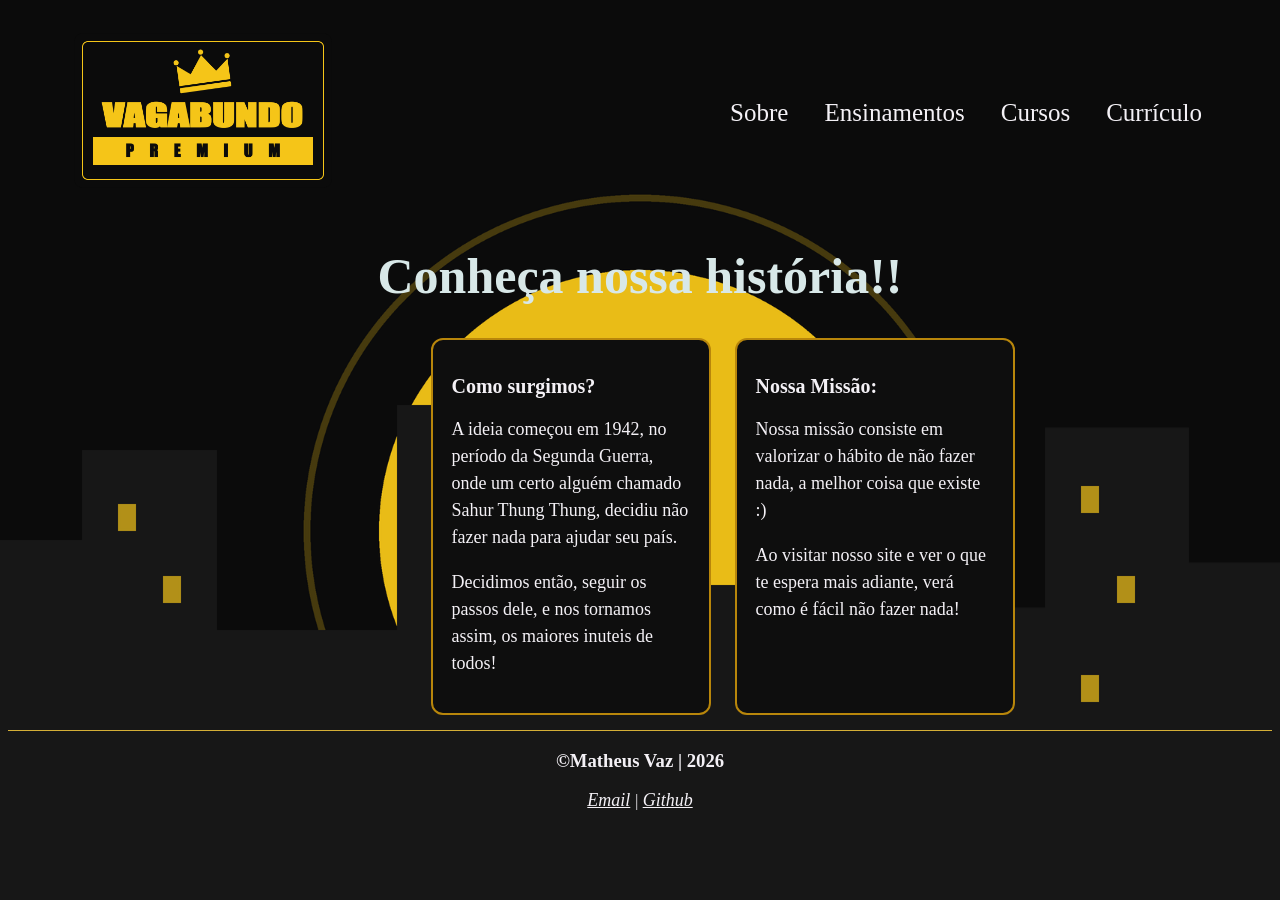
<file: index.html>
<!DOCTYPE html>
<html lang="pt-br">
<head>
    <meta charset="UTF-8">
    <meta name="viewport" content="width=device-width, initial-scale=1.0">
    <title>Vagabundo Premium</title>
    <link rel="stylesheet" href="./style/style.css">
</head>
<body>
   <header class="cabecalho">
    <img class="logo" src="/img/logo_v2.png" alt="logo2">

    <nav class="menu">
        <a class="menu-link" href="index.html">Sobre</a>
        <a class="menu-link" href="/pages/ensinamentos.html">Ensinamentos</a>
        <a class="menu-link" href="/pages/cursos.html">Cursos</a>
        <a class="menu-link" href="/pages/curriculo.html">Currículo</a>
    </nav>
    </header>
    <main>
        <h1 class="titulo">Conheça nossa história!!</h1> 
       <div class="container">
        <div class="cards">
        <article class="card">
            <h2>Como surgimos?</h1>
            <p>A ideia começou em 1942, no período da Segunda Guerra, onde um certo alguém chamado Sahur Thung Thung, decidiu não fazer nada para ajudar seu país.</p>
            <p>Decidimos então, seguir os passos dele, e nos tornamos assim, os maiores inuteis de todos!</p>
        </article>
        <article class="card">
            <h2>Nossa Missão:</h2>
            <p>Nossa missão consiste em valorizar o hábito de não fazer nada, a melhor coisa que existe :)</p>
            <p>Ao visitar nosso site e ver o que te espera mais adiante, verá como é fácil não fazer nada!</p>
        </article>
        </div>
    </div>
    </main>
    <footer class="rodape">
        <h3>&copy;Matheus Vaz | 2026</h3>
       <address>
                <a class="link" href="mailto:matheusmoraes.vaz07@gmail.com">Email</a>
                <span> | </span>
                <a class="link" href="https://github.com/matheus-moraesdev">Github</a>
        </address>
    </footer>
</body>
</html>
</file>
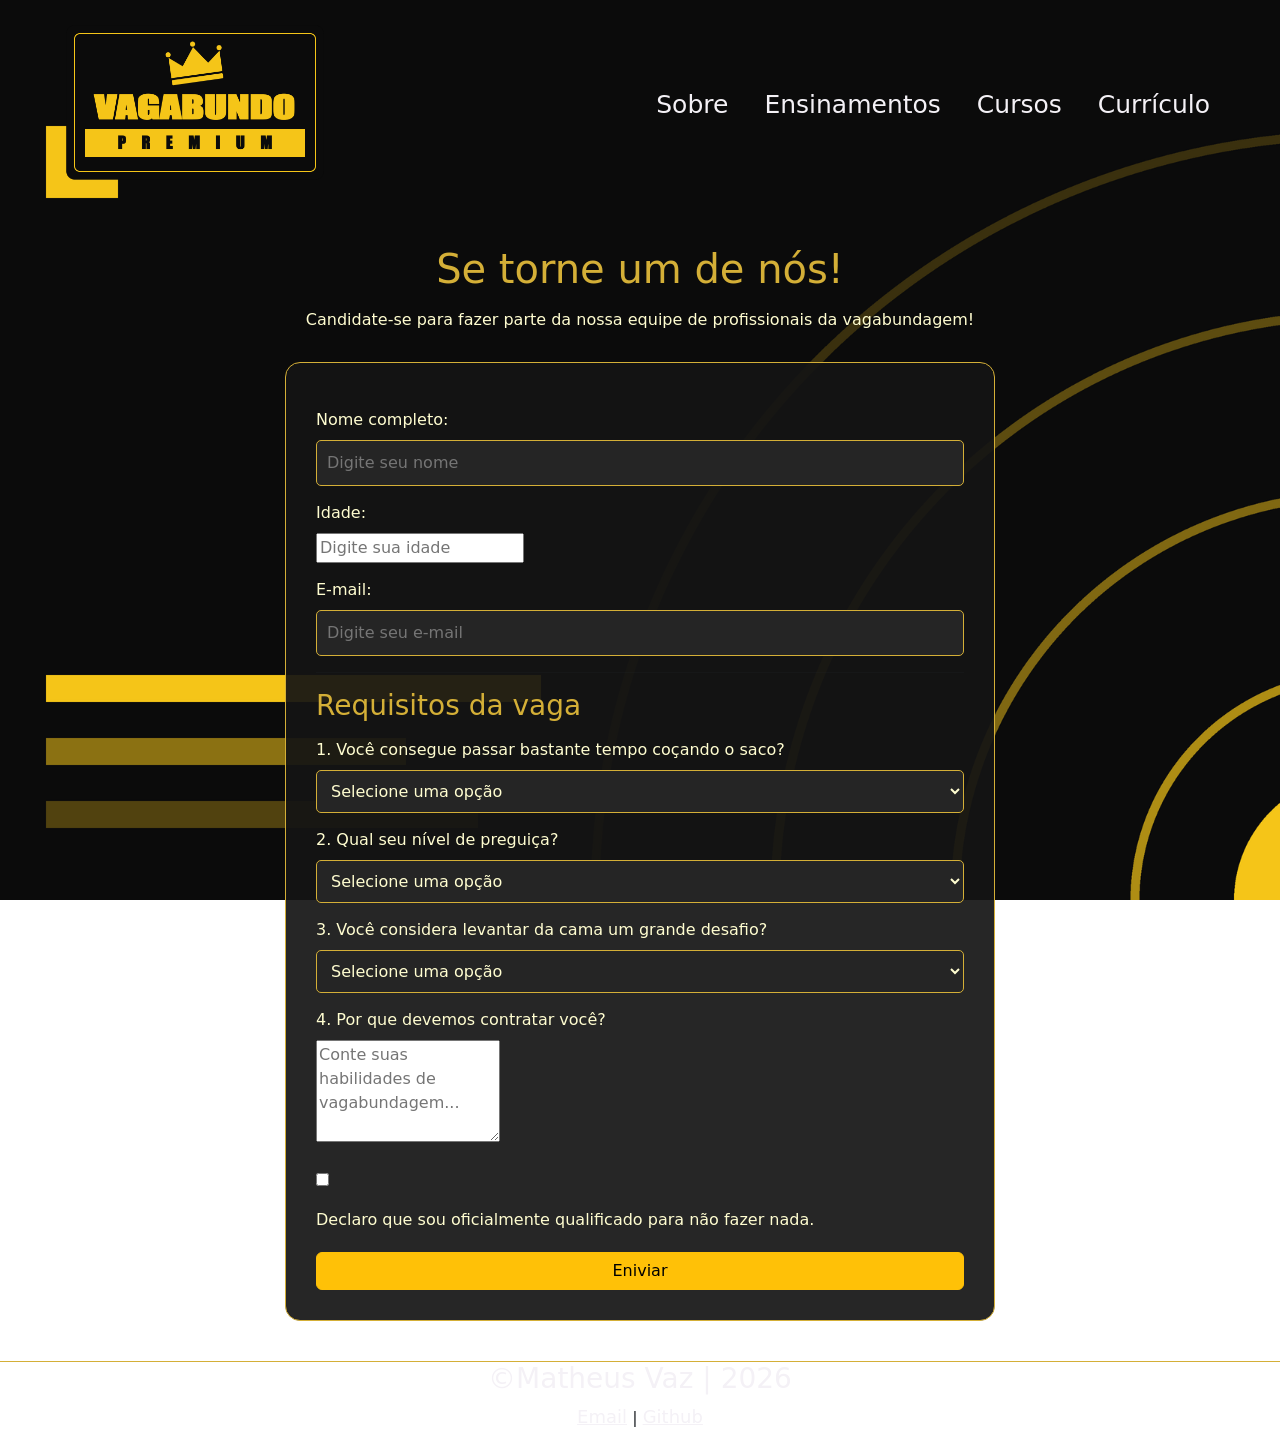
<file: pages/curriculo.html>
<!DOCTYPE html>
<html lang="en">
<head>
    <meta charset="UTF-8">
    <meta name="viewport" content="width=device-width, initial-scale=1.0">
    <title>Vagabundo Premium | Curriculo</title>
    <link rel="stylesheet" href="/style/style.css">
    <link rel="stylesheet" href="/style/style-curriculo.css">

   <link href="https://cdn.jsdelivr.net/npm/bootstrap@5.3.8/dist/css/bootstrap.min.css" rel="stylesheet">
<body>
    <header class="cabecalho">
    <img class="logo" src="/img/logo_v2.png" alt="logo2">

    <nav class="menu">
        <a class="menu-link" href="../index.html">Sobre</a>
        <a class="menu-link" href="/pages/ensinamentos.html">Ensinamentos</a>
        <a class="menu-link" href="/pages/cursos.html">Cursos</a>
        <a class="menu-link" href="/pages/curriculo.html">Currículo</a>
    </nav>
    </header>
    <main>
         <section class="curriculo">

        <h1>Se torne um de nós!</h1>

        <p class="subtitulo">
            Candidate-se para fazer parte da nossa equipe de profissionais da vagabundagem!
        </p>

        <form class="formulario">

            <label>Nome completo:</label>
            <input type="text" class="campo" placeholder="Digite seu nome" required>

            <label>Idade:</label>
            <input type="number" placeholder="Digite sua idade" required>

            <label>E-mail:</label>
            <input type="email" class="campo" placeholder="Digite seu e-mail" required>

            <hr>

            <h3>Requisitos da vaga</h3>

            <label>1. Você consegue passar bastante tempo coçando o saco?</label>

            <select class="campo">
                <option>Selecione uma opção</option>
                <option>Sim, sou profissional.</option>
                <option>Estou aprendendo.</option>
                <option>Não, sou muito produtivo.</option>
            </select>

            <label>2. Qual seu nível de preguiça?</label>

            <select class="campo">
                <option>Selecione uma opção</option>
                <option>Iniciante</option>
                <option>Avançado</option>
                <option>Vagabundo</option>
            </select>

            <label>3. Você considera levantar da cama um grande desafio?</label>

            <select class="campo">
                <option>Selecione uma opção</option>
                <option>Sim, diariamente.</option>
                <option>Somente nos dias úteis.</option>
                <option>Não, sou uma pessoa ativa.</option>
            </select>

            <label>4. Por que devemos contratar você?</label>

            <textarea rows="4" placeholder="Conte suas habilidades de vagabundagem..." required></textarea>

            <div class="termos">
                <input type="checkbox" required>
                <label>Declaro que sou oficialmente qualificado para não fazer nada.</label>
            </div>

            
            <button type="submit" class="btn btn-warning w-100">
                Eniviar
            </button>

        </form>

    </section>
    </main>
    <footer class="rodape">
        <h3>&copy;Matheus Vaz | 2026</h3>
       <address>
                <a class="link" href="mailto:matheusmoraes.vaz07@gmail.com">Email</a>
                <span> | </span>
                <a class="link" href="https://github.com/matheus-moraesdev">Github</a>
        </address>
    </footer>
</body>
</html>
</file>
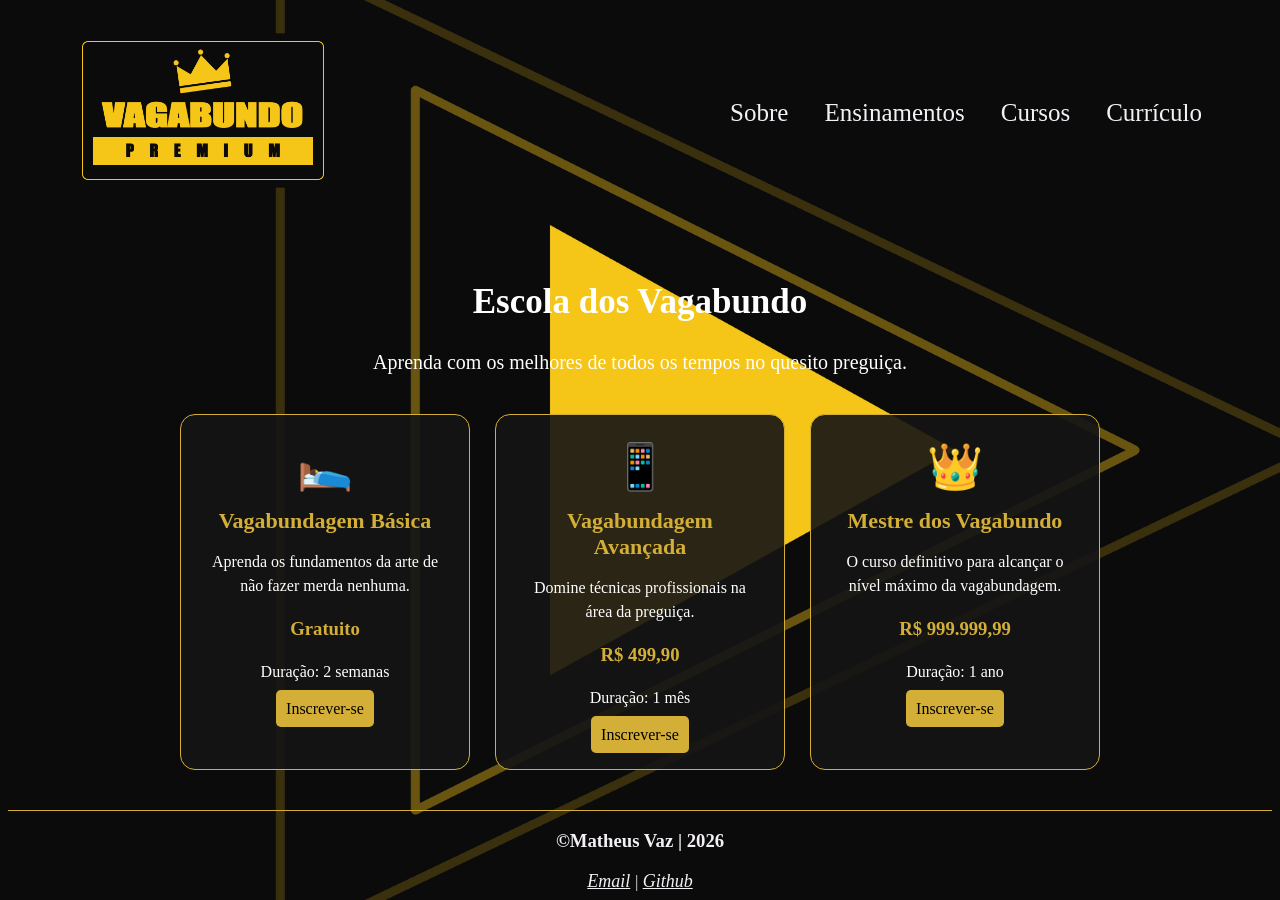
<file: pages/cursos.html>
<!DOCTYPE html>
<html lang="pt-br">
<head>
    <meta charset="UTF-8">
    <meta name="viewport" content="width=device-width, initial-scale=1.0">
    <title>Vagabundo Premium | Cursos</title>
    <link rel="stylesheet" href="/style/style.css">
    <link rel="stylesheet" href="/style/style-cursos.css">
</head>
<body>
    <header class="cabecalho">
    <img class="logo" src="/img/logo_v2.png" alt="logo2">

    <nav class="menu">
        <a class="menu-link" href="../index.html">Sobre</a>
        <a class="menu-link" href="/pages/ensinamentos.html">Ensinamentos</a>
        <a class="menu-link" href="/pages/cursos.html">Cursos</a>
        <a class="menu-link" href="/pages/curriculo.html">Currículo</a>
    </nav>
    </header>
    <main>
        <section class="cursos">

    <h1> Escola dos Vagabundo</h1>

    <p class="subtitulo">
        Aprenda com os melhores de todos os tempos no quesito preguiça.
    </p>

    <div class="cards-cursos">

        <div class="card-curso">
            <span class="icone">🛌</span>

            <h2>Vagabundagem Básica</h2>

            <p>
                Aprenda os fundamentos da arte de não fazer merda nenhuma.
            </p>

            <h3>Gratuito</h3>

            <p>Duração: 2 semanas</p>

            <a href="#" class="botao">Inscrever-se</a>
        </div>


        <div class="card-curso">
            <span class="icone">📱</span>

            <h2>Vagabundagem Avançada</h2>

            <p>
                Domine técnicas profissionais na área da preguiça.
            </p>

            <h3>R$ 499,90</h3>

            <p>Duração: 1 mês</p>

            <a href="#" class="botao">Inscrever-se</a>
        </div>


        <div class="card-curso">
            <span class="icone">👑</span>

            <h2>Mestre dos Vagabundo</h2>

            <p>
                O curso definitivo para alcançar o nível máximo da vagabundagem.
            </p>

            <h3>R$ 999.999,99</h3>

            <p>Duração: 1 ano</p>

            <a href="#" class="botao">Inscrever-se</a>
        </div>

    </div>

</section>
    </main>
    <footer class="rodape">
        <h3>&copy;Matheus Vaz | 2026</h3>
       <address>
                <a class="link" href="mailto:matheusmoraes.vaz07@gmail.com">Email</a>
                <span> | </span>
                <a class="link" href="https://github.com/matheus-moraesdev">Github</a>
        </address>
    </footer>
    
</body>
</html>
</file>
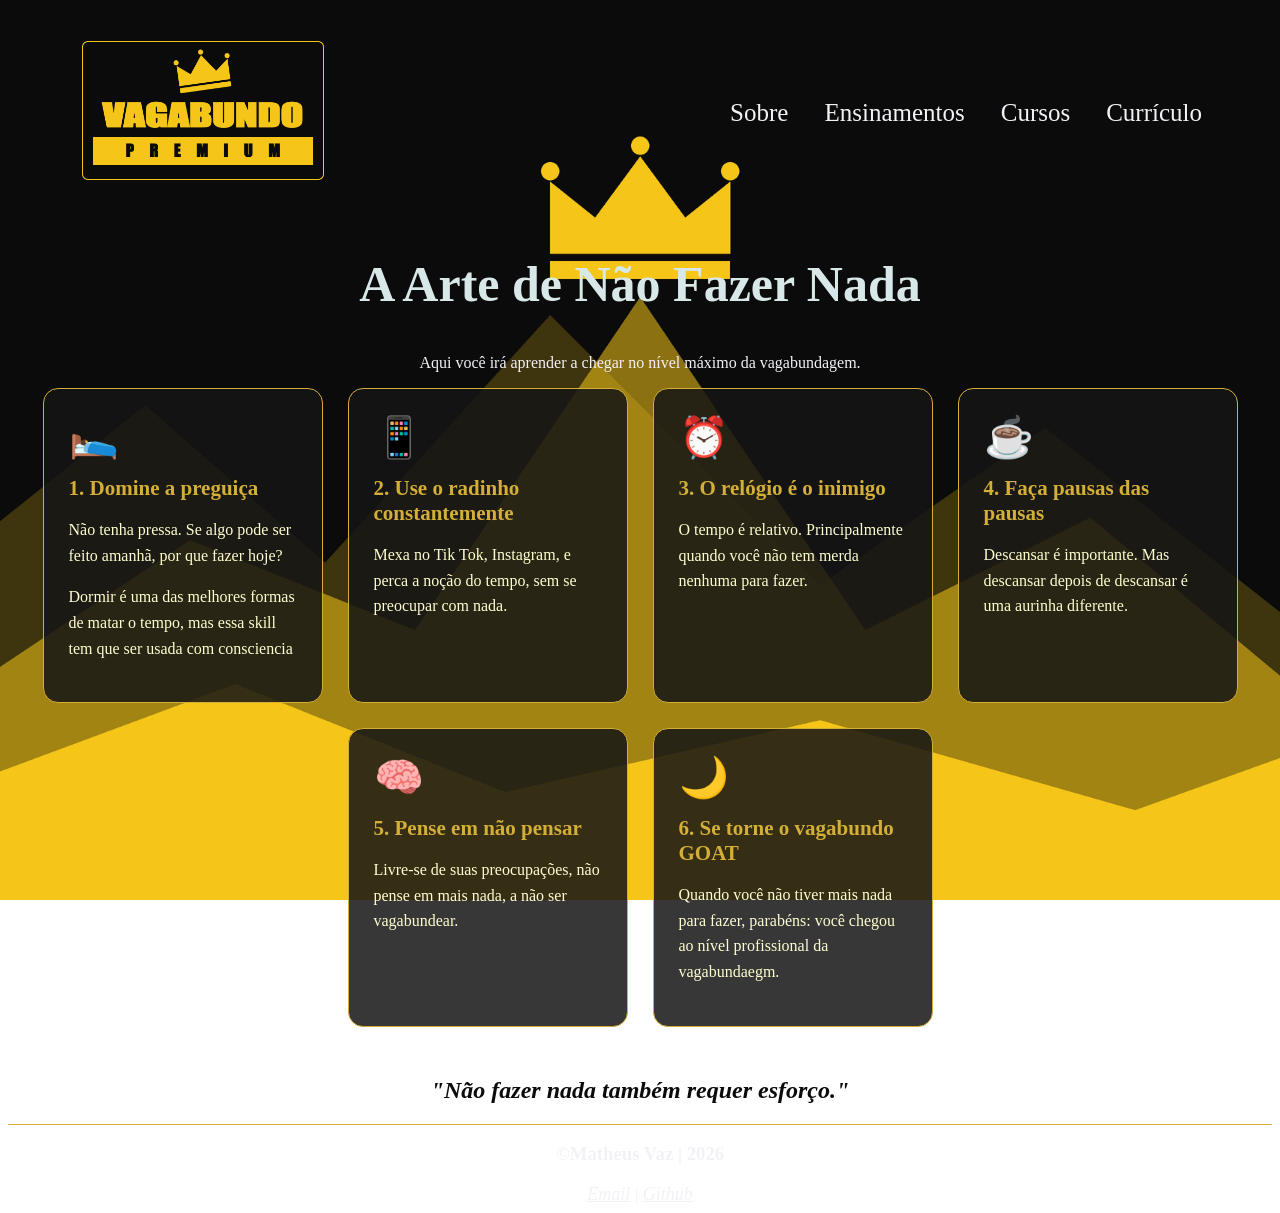
<file: pages/ensinamentos.html>
<!DOCTYPE html>
<html lang="en">
<head>
    <meta charset="UTF-8">
    <meta name="viewport" content="width=device-width, initial-scale=1.0">
    <title>Vagabundo Premium | Ensinamentos</title>
    <link rel="stylesheet" href="/style/style.css">
    <link rel="stylesheet" href="/style/style-ensinamentos.css">
</head>
<body>
    <header class="cabecalho">
    <img class="logo" src="/img/logo_v2.png" alt="logo2">

    <nav class="menu">
        <a class="menu-link" href="../index.html">Sobre</a>
        <a class="menu-link" href="/pages/ensinamentos.html">Ensinamentos</a>
        <a class="menu-link" href="/pages/cursos.html">Cursos</a>
        <a class="menu-link" href="/pages/curriculo.html">Currículo</a>
    </nav>
    </header>
    <main>
        <section class="ensinamentos">
    <h1> A Arte de Não Fazer Nada</h1>
    <p class="subtitulo">Aqui você irá aprender a chegar no nível máximo da vagabundagem.</p>

    <div class="cards-ensinamentos">

        <div class="card-ensinamento">
            <span class="icone">🛌</span>
            <h2>1. Domine a preguiça</h2>
            <p>Não tenha pressa. Se algo pode ser feito amanhã, por que fazer hoje?</p>
            <p>Dormir é uma das melhores formas de matar o tempo, mas essa skill tem que ser usada com consciencia</p>
        </div>

        <div class="card-ensinamento">
            <span class="icone">📱</span>
            <h2>2. Use o radinho constantemente</h2>
            <p>Mexa no Tik Tok, Instagram, e perca a noção do tempo, sem se preocupar com nada.</p>
        </div>

        <div class="card-ensinamento">
            <span class="icone">⏰</span>
            <h2>3. O relógio é o inimigo</h2>
            <p>O tempo é relativo. Principalmente quando você não tem merda nenhuma para fazer.</p>
        </div>

        <div class="card-ensinamento">
            <span class="icone">☕</span>
            <h2>4. Faça pausas das pausas</h2>
            <p>Descansar é importante. Mas descansar depois de descansar é uma aurinha diferente.</p>
        </div>

        <div class="card-ensinamento">
            <span class="icone">🧠</span>
            <h2>5. Pense em não pensar</h2>
            <p>Livre-se de suas preocupações, não pense em mais nada, a não ser vagabundear.</p>
        </div>

        <div class="card-ensinamento">
            <span class="icone">🌙</span>
            <h2>6. Se torne o vagabundo GOAT</h2>
            <p>Quando você não tiver mais nada para fazer, parabéns: você chegou ao nível profissional da vagabundaegm.</p>
        </div>

    </div>

    <h2 class="frase-final">"Não fazer nada também requer esforço."</h2>
</section>
    </main>
    <footer class="rodape">
        <h3>&copy;Matheus Vaz | 2026</h3>
       <address>
                <a class="link" href="mailto:matheusmoraes.vaz07@gmail.com">Email</a>
                <span> | </span>
                <a class="link" href="https://github.com/matheus-moraesdev">Github</a>
        </address>
    </footer>

</body>
</html>
</file>
<file: style/style.css>
*{
    box-sizing: border-box;
}

@font-face{
    font-family: 'Bebas';
    src: url(/fonte/Bebas-Regular.otf),
    url(/fonte/Bebas-Regular.ttf;);

    font-weight: normal;
    font-style: oblique;
}

body{
    background-image: url(/img/sobre.png);
    background-size: cover;
    background-position: center;
    background-repeat: no-repeat;
    background-attachment: fixed;
    color: #f4f1f6;
}

.cabecalho{
    display: flex;
    align-items: center;
    justify-content: space-between;
    padding: 10px 20px;
}

.logo{
    width: 350px;
    height: auto;
}

.menu{
    display: flex;
    gap: 36px;
    margin-right: 50px;
}

.menu-link{
    color: #f4f1f6;
    text-decoration: none;
    font-size: 25px;
    padding: 6px 0 0;
    border-bottom: 2px solid transparent;
}

.menu-link:hover{
    color: #d4af37;
    transition: 0.3s linear;
    border-bottom: 2px solid #d4af37;
}

.cards{
    display: flex;
    flex-wrap: wrap;
    gap: 24px;
    margin-left: 33.5%;
    margin-bottom: 15px;
}

.card{
    max-width: 280px;
    flex: 1 1 220px;
    background-color: #0e0e0e;
    border: 2px solid #b8860b;
    border-radius: 12px;
    padding: 18px;
}

.card:hover{
    border-color: #d4af37;
    transform: translateY(-7.5%);
    transition: 0.9s;
    box-shadow: 0 0 15px rgba(212, 175, 55, 0.4);;
}

.card h2{
    font-size: 20px;
}

.card p{
    font-size: 18px;
    line-height: 1.5;
}
 h1{
   text-align: center;
    font-size: 50px;
    color: #d8e8e8;
    font-style: 'Bebas';
 }
 h1:hover{
    transition: 0.5s;
    transform: translateY(-10%);
    color: #b8860b;
 }

 .rodape{
    text-align: center;
    border-top: #d4af37;
    border-top: 1px solid #d4af37;
 }

 .rodape h3:hover{
    transition: 0.5s;
    color: #d4af37;
 }

 .link{
    color:#f4f1f6;
    font-size: 18px;
 }

 .link:hover{
    color: #d4af37;
    transition: 0.5s;
 }
</file>
<file: style/style-curriculo.css>
*{
    box-sizing: border-box;
}

body{
    background-image: url(/img/curriculo.png);
    background-size: cover;
    background-position: center;
    background-repeat: no-repeat;
    background-attachment: fixed;
    color: #f4f1f6;
}

.curriculo {
    max-width: 750px;
    margin: auto;
    padding: 40px 20px;
    text-align: center;
}

.curriculo h1 {
    color: #d4af37;
    margin-bottom: 15px;
}

.subtitulo {
    color: #fffdd0;
    margin-bottom: 30px;
}

.formulario {
    background-color: rgba(20, 20, 20, 0.92);
    border: 1px solid #d4af37;
    border-radius: 15px;
    padding: 30px;
    text-align: left;
}

.formulario h3 {
    color: #d4af37;
}

.formulario label {
    display: block;
    color: #fffdd0;
    margin-top: 15px;
    margin-bottom: 8px;
}

.campo {
    width: 100%;
    padding: 10px;
    background-color: #252525;
    color: #fffdd0;
    border: 1px solid #d4af37;
    border-radius: 5px;
}

.termos {
    margin: 20px 0;
    color: #fffdd0;
}

.botao-enviar {
    width: 100%;
}

.rodape h3{
    color: #f4f1f6;
}

.formulario:hover{
    box-shadow: 0 0 15px rgba(212, 175, 55, 0.4);
    transition: 0.3s;
}
</file>
<file: style/style-cursos.css>
*{
    box-sizing: border-box;
}

body{
    background-image: url(/img/cursos.png);
    background-size: cover;
    background-position: center;
    background-repeat: no-repeat;
    background-attachment: fixed;
    color: #f4f1f6;
}

.cursos {
    text-align: center;
    padding: 40px 20px;
}

.cursos h1 {
    color: #fff;
    font-size: 35px;
}

.cursos h1:hover{
    color:#b8860b;
}

.subtitulo {
    color: #fff;
    margin-bottom: 40px;
    font-size: 20px;
    text-align: center;
}

.cards-cursos {
    display: flex;
    flex-wrap: wrap;
    justify-content: center;
    gap: 25px;
}

.card-curso {
    background-color: rgba(20, 20, 20, 0.9);
    border: 1px solid #d4af37;
    border-radius: 15px;
    width: 290px;
    padding: 25px;
}

.icone {
    font-size: 45px;
}

.card-curso h2 {
    color: #d4af37;
    font-size: 22px;
    margin: 15px 0;
}

.card-curso p {
    color: #fff;
    line-height: 1.5;
}

.card-curso h3 {
    color: #d4af37;
    margin: 20px 0;
}

.botao {
    background-color: #d4af37;
    color: black;
    padding: 10px;
    border-radius: 5px;
    text-decoration: none;
}

.card-curso:hover{
    transform: translateY(-6%);
    transition: 0.5s;
    box-shadow: 0 0 15px rgba(212, 175, 55, 0.4);;
}
</file>
<file: style/style-ensinamentos.css>
*{
    box-sizing: border-box;
}

body{
    background-image: url(/img/ensinamentos.png);
    background-size: cover;
    background-position: center;
    background-repeat: no-repeat;
    background-attachment: fixed;
    color: #f4f1f6;
}

.cards-ensinamentos {
    display: flex;
    flex-wrap: wrap;
    justify-content: center;
    gap: 25px;
}

.card-ensinamento {
    background-color: rgba(20, 20, 20, 0.85);
    border: 1px solid #d4af37;
    border-radius: 15px;
    width: 280px;
    padding: 25px;
    transition: 0.3s;
}

.card-ensinamento:hover {
    transform: translateY(-8px);
    box-shadow: 0 0 15px rgba(212, 175, 55, 0.4);
    transition: 0.5s;
}

.icone {
    font-size: 40px;
}

.card-ensinamento h2 {
    color: #d4af37;
    font-size: 21px;
    margin: 15px 0;
}

.card-ensinamento p {
    color: #fffdd0;
    line-height: 1.6;
}

.frase-final {
    color: #0b0b0b;
    margin-top: 50px;
    font-style: italic;
    text-align: center;
}

.subtitulo{
    text-align: center;
}
</file>
